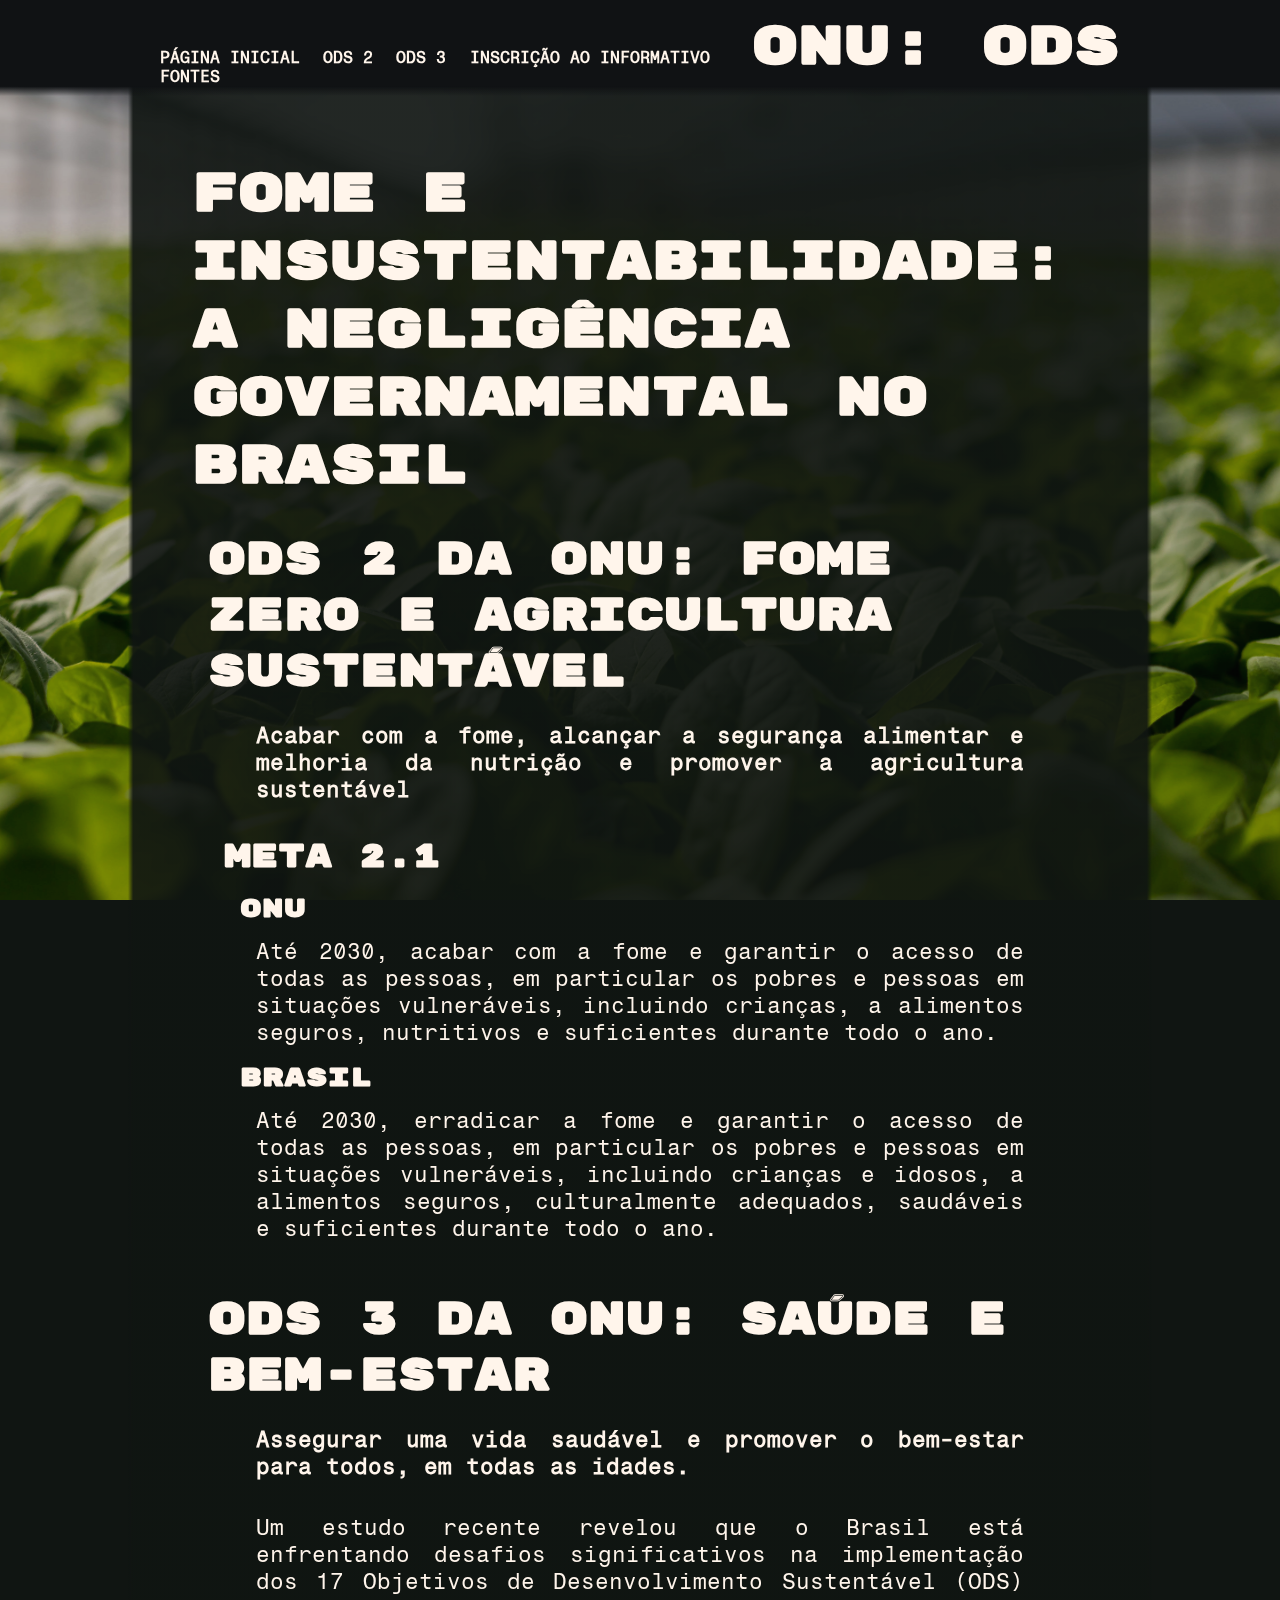
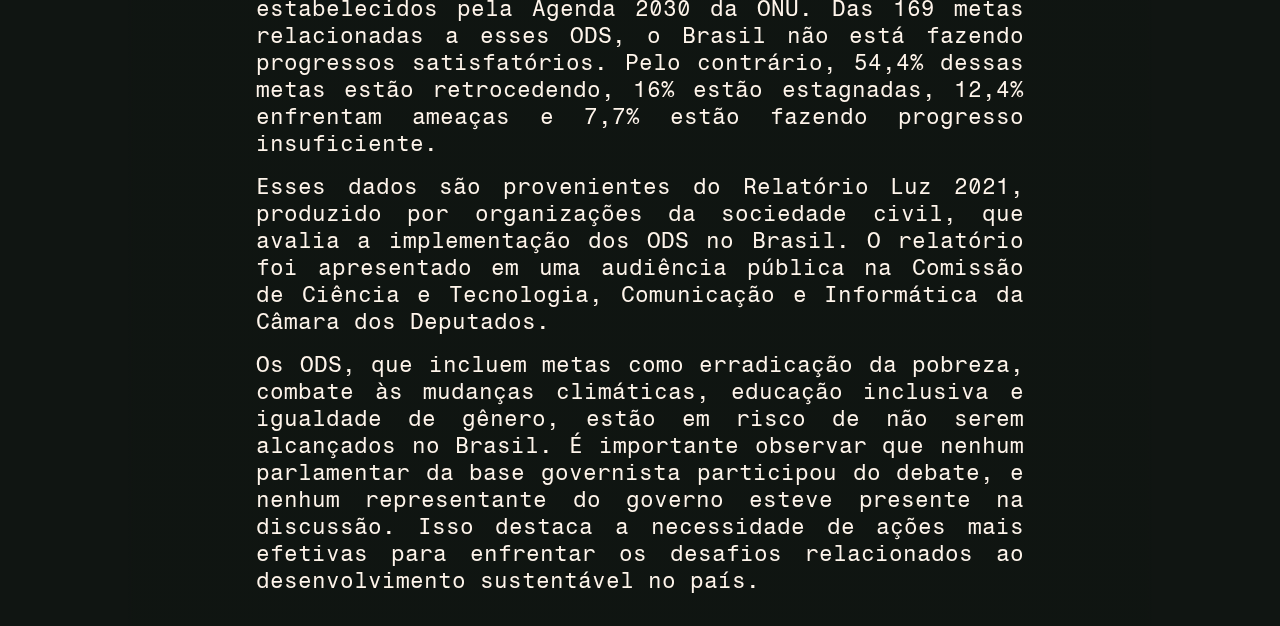
<file: index.html>
<!DOCTYPE html>
<html lang="en">
<head>
    <meta charset="UTF-8">
    <meta http-equiv="X-UA-Compatible" content="IE=edge">
    <meta name="viewport" content="width=device-width, initial-scale=1.0">
    <link rel="icon" href=img/ONU.png type="images/x-icon">
    <link href="style.css" rel="stylesheet">
    <title>Página Inicial</title>
</head>
<body class="height">
    <div class="bg">
        <img src="img/pexels-mark-stebnicki-2749165.jpg">
    </div>
    <div class="header">
        <header>
            <h1 class="titlefont right headertitle">ONU: ODS</h1>
            <div>
                <nav class="navbar">
                    <a href="index.html" class="deffont nav"><b>PÁGINA INICIAL</b></a>
                    <a href="ods2.html" class="deffont nav"><b>ODS 2</b></a>
                    <a href="ods3.html" class="deffont nav"><b>ODS 3</b></a>
                    <a href="form.html" class="deffont nav"><b>INSCRIÇÃO AO INFORMATIVO</b></a>
                    <a href="fontes.html" class="deffont nav"><b>FONTES</b></a>
                </nav>
            </div>
        </header>
    </div>
    <div class="content pagestart">
        <h1 class="titlefont">Fome e insustentabilidade: a negligência governamental no Brasil</h1>
        <div>
            <h2 class="titlefont">ODS 2 da ONU: Fome Zero e Agricultura Sustentável</h2>
            <p class="deffont"><b>Acabar com a fome, alcançar a segurança alimentar e melhoria da nutrição e promover a agricultura sustentável</b></p><br>
            <div>
                <h3 class="titlefont">Meta 2.1</h3>
                <div>
                    <h4 class="titlefont">ONU</h4>
                    <p class="deffont">Até 2030, acabar com a fome e garantir o acesso de todas as pessoas, em particular os pobres e pessoas em situações vulneráveis, incluindo crianças, a alimentos seguros, nutritivos e suficientes durante todo o ano.</p>
                </div>
                <div>
                    <h4 class="titlefont">Brasil</h4>
                    <p class="deffont">Até 2030, erradicar a fome e garantir o acesso de todas as pessoas, em particular os pobres e pessoas em situações vulneráveis, incluindo crianças e idosos, a alimentos seguros, culturalmente adequados, saudáveis e suficientes durante todo o ano. </p>
                </div>
            </div>
        </div>
    </div>
    <div class="content pageend">
        <br>
        <div>
            <h2 class="titlefont">ODS 3 da ONU: Saúde e Bem-Estar</h2>
            <p class="deffont"><b>Assegurar uma vida saudável e promover o bem-estar para todos, em todas as idades.</b></p><br>
            <p class="deffont">Um estudo recente revelou que o Brasil está enfrentando desafios significativos na implementação dos 17 Objetivos de Desenvolvimento Sustentável (ODS) estabelecidos pela Agenda 2030 da ONU. Das 169 metas relacionadas a esses ODS, o Brasil não está fazendo progressos satisfatórios. Pelo contrário, 54,4% dessas metas estão retrocedendo, 16% estão estagnadas, 12,4% enfrentam ameaças e 7,7% estão fazendo progresso insuficiente.</p>
            <p class="deffont">Esses dados são provenientes do Relatório Luz 2021, produzido por organizações da sociedade civil, que avalia a implementação dos ODS no Brasil. O relatório foi apresentado em uma audiência pública na Comissão de Ciência e Tecnologia, Comunicação e Informática da Câmara dos Deputados.</p>
            <p class="deffont">Os ODS, que incluem metas como erradicação da pobreza, combate às mudanças climáticas, educação inclusiva e igualdade de gênero, estão em risco de não serem alcançados no Brasil. É importante observar que nenhum parlamentar da base governista participou do debate, e nenhum representante do governo esteve presente na discussão. Isso destaca a necessidade de ações mais efetivas para enfrentar os desafios relacionados ao desenvolvimento sustentável no país.</p>
        </div>
    </div>
</body>
</html>
</file>
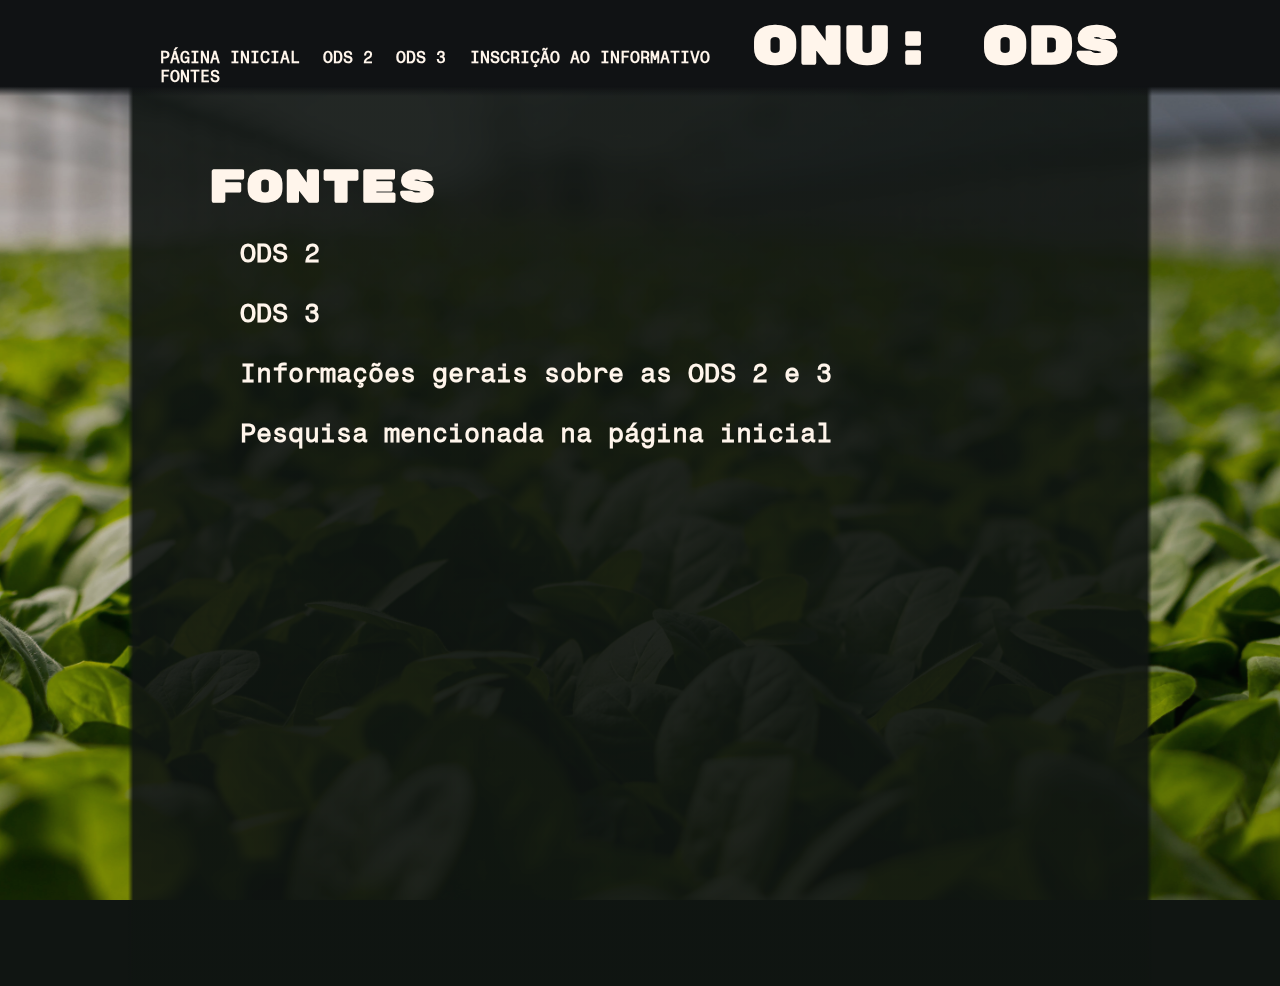
<file: fontes.html>
<!DOCTYPE html>
<html lang="en">
<head>
    <meta charset="UTF-8">
    <meta http-equiv="X-UA-Compatible" content="IE=edge">
    <meta name="viewport" content="width=device-width, initial-scale=1.0">
    <link rel="icon" href=img/ONU.png type="images/x-icon">
    <link href="style.css" rel="stylesheet">
    <title>Fontes</title>
</head>
<body>
    <div class="bg">
        <img src="img/pexels-mark-stebnicki-2749165.jpg">
    </div>
    <div class="header">
        <header>
            <h1 class="titlefont right headertitle">ONU: ODS</h1>
            <div>
                <nav class="navbar">
                    <a href="index.html" class="deffont nav"><b>PÁGINA INICIAL</b></a>
                    <a href="ods2.html" class="deffont nav"><b>ODS 2</b></a>
                    <a href="ods3.html" class="deffont nav"><b>ODS 3</b></a>
                    <a href="form.html" class="deffont nav"><b>INSCRIÇÃO AO INFORMATIVO</b></a>
                    <a href="fontes.html" class="deffont nav"><b>FONTES</b></a>
                </nav>
            </div>
        </header>
    </div>
    <div class="content pagestart pageend height">
        <h2 class="titlefont">Fontes</h2>
        <div>
            <h4 class="deffont">
            <a href="https://www.ipea.gov.br/ods/ods2.html">ODS 2</a><br><br>
            <a href="https://agenda2030.direitorp.usp.br/2022/02/21/ods-3-saude-e-bem-estar/">ODS 3</a><br><br>
            <a href="https://conectabrasil.org/#/blogs/details/ods-2-fome-significado">Informações gerais sobre as ODS 2 e 3</a><br><br>
            <a href="https://www.camara.leg.br/noticias/784354-relatorio-aponta-que-o-brasil-nao-avancou-em-nenhuma-das-169-metas-de-desenvolvimento-sustentavel-da-onu/">Pesquisa mencionada na página inicial</a><br><br>
            </h4>
        </div>
    </div>
</body>
</file>
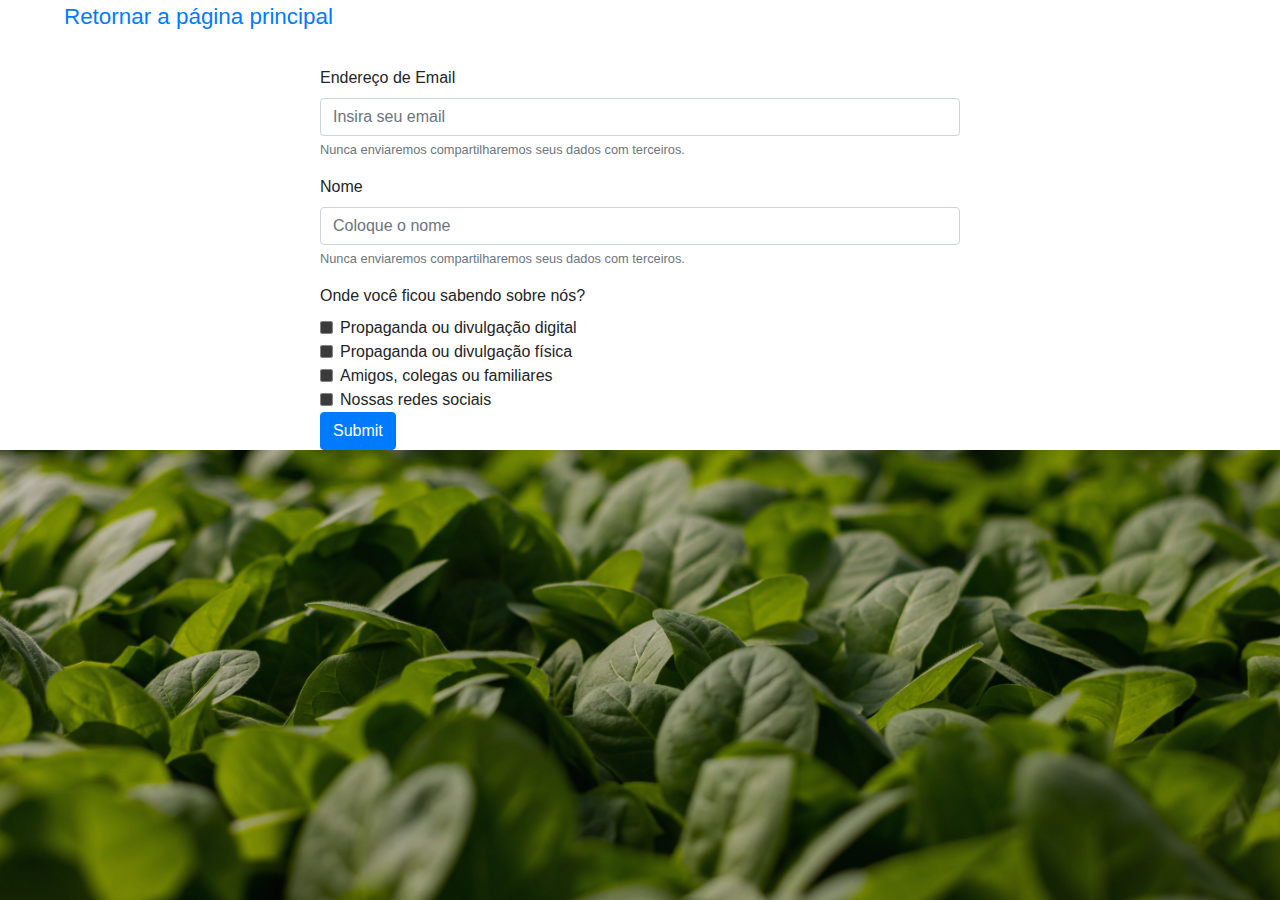
<file: form.html>
<!DOCTYPE html>
<html lang="en">
<head>
    <meta charset="UTF-8">
    <meta name="viewport" content="width=device-width, initial-scale=1.0">
    <title>Document</title>
    <link href="style.css" rel="stylesheet">
    <link rel="stylesheet" href="https://cdn.jsdelivr.net/npm/bootstrap@4.0.0/dist/css/bootstrap.min.css" integrity="sha384-Gn5384xqQ1aoWXA+058RXPxPg6fy4IWvTNh0E263XmFcJlSAwiGgFAW/dAiS6JXm" crossorigin="anonymous">
  
</head>
<div class="bg">
    <img src="img/pexels-mark-stebnicki-2749165.jpg">
</div>
<body>
    <div>
        <p><a href="index.html">Retornar a página principal</a></p>
    </div>
    <form>
        <div class="form-group">
          <label for="exampleInputEmail1">Endereço de Email</label>
          <input type="text" class="form-control" id="exampleInputEmail1" aria-describedby="emailHelp" placeholder="Insira seu email">
          <small id="emailHelp" class="form-text text-muted">Nunca enviaremos compartilharemos seus dados com terceiros.</small>
        </div>
        <div class="form-group">
            <label for="Name">Nome</label>
            <input type="text" class="form-control" id="Name" aria-describedby="emailHelp" placeholder="Coloque o nome">
            <small id="emailHelp" class="form-text text-muted">Nunca enviaremos compartilharemos seus dados com terceiros.</small>
        </div>
        <label>Onde você ficou sabendo sobre nós?</label>
        <div class="form-check">
          <input type="checkbox" class="form-check-input" id="exampleCheck1">
          <label class="form-check-label" for="exampleCheck1">Propaganda ou divulgação digital</label>
        </div>
        <div class="form-check">
            <input type="checkbox" class="form-check-input" id="exampleCheck2">
            <label class="form-check-label" for="exampleCheck1">Propaganda ou divulgação física</label>
        </div>
        <div class="form-check">
            <input type="checkbox" class="form-check-input" id="exampleCheck3">
            <label class="form-check-label" for="exampleCheck1">Amigos, colegas ou familiares</label>
        </div>
        <div class="form-check">
            <input type="checkbox" class="form-check-input" id="exampleCheck4">
            <label class="form-check-label" for="exampleCheck1">Nossas redes sociais</label>
        </div>
        <button type="submit" class="btn btn-primary" onclick="submitEmail()">Submit</button>
    </form>
</body>
<script src="forms.js"></script>
</html>
</file>
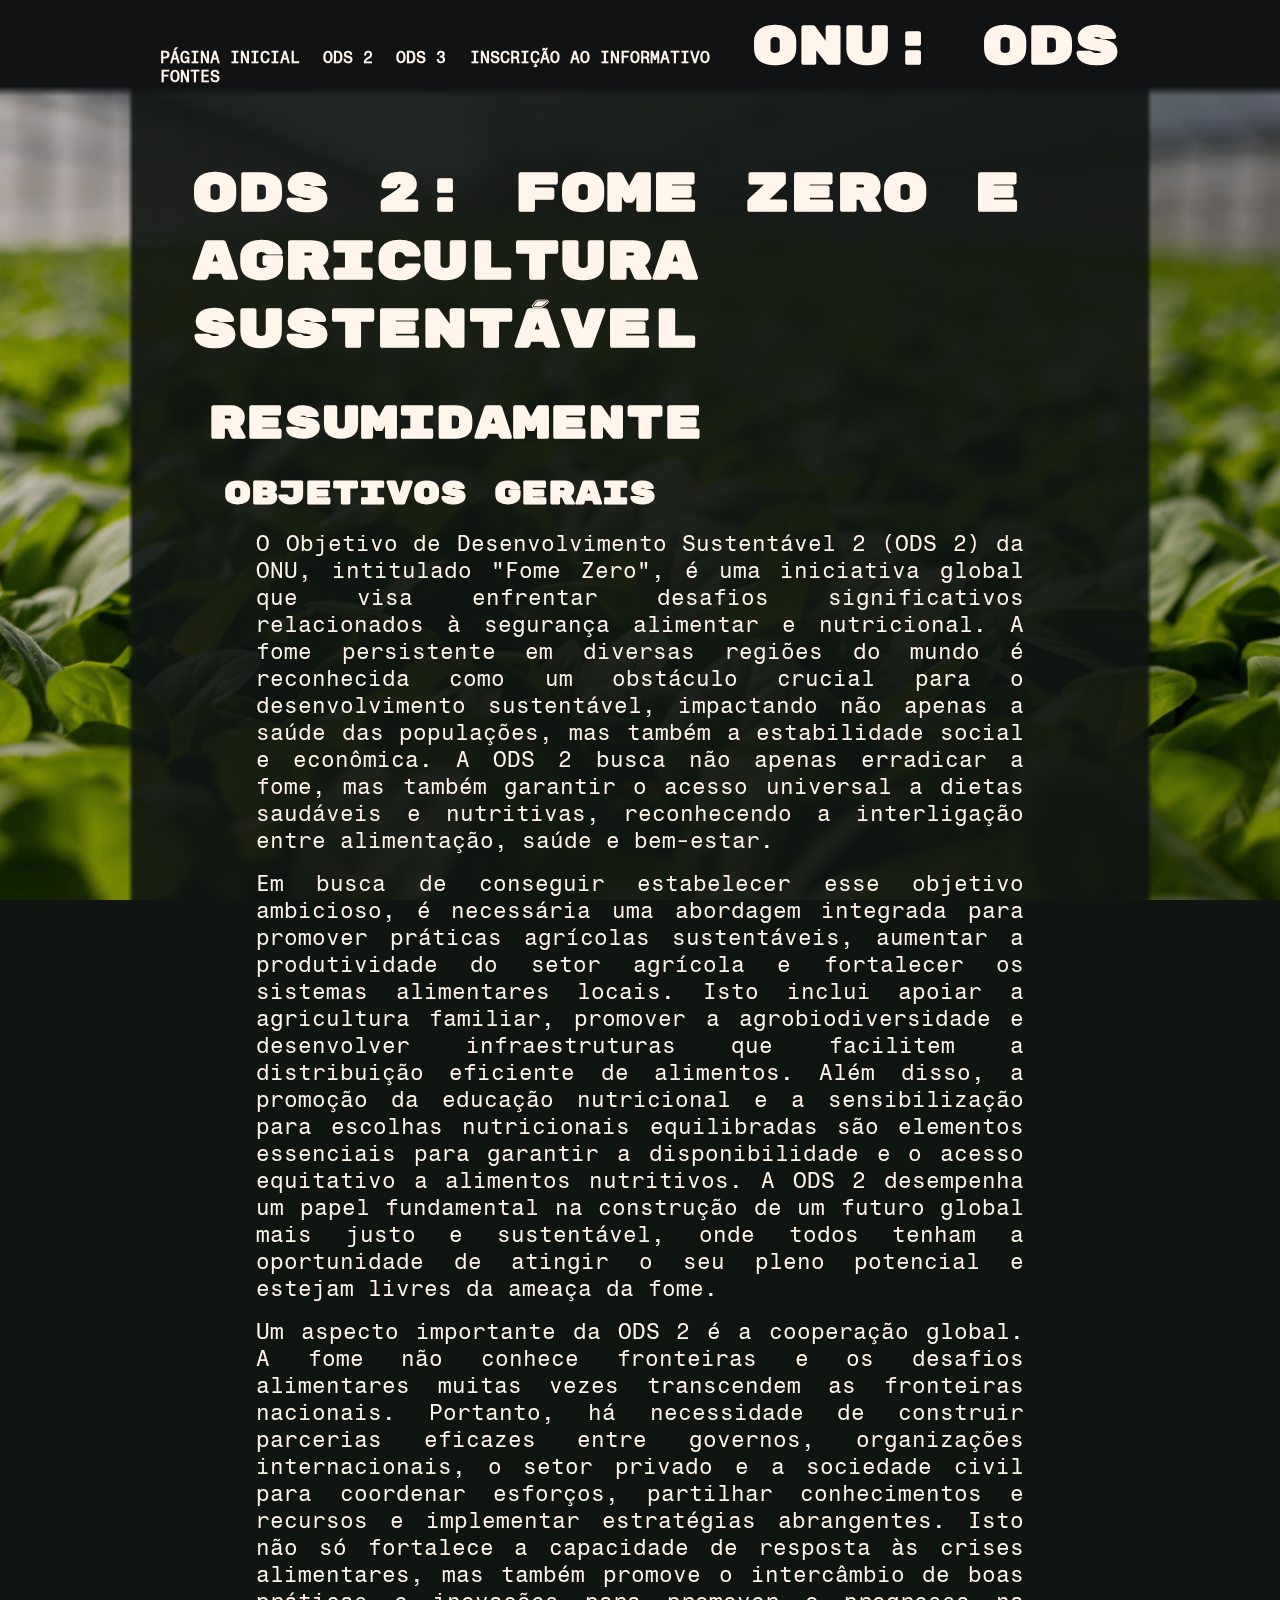
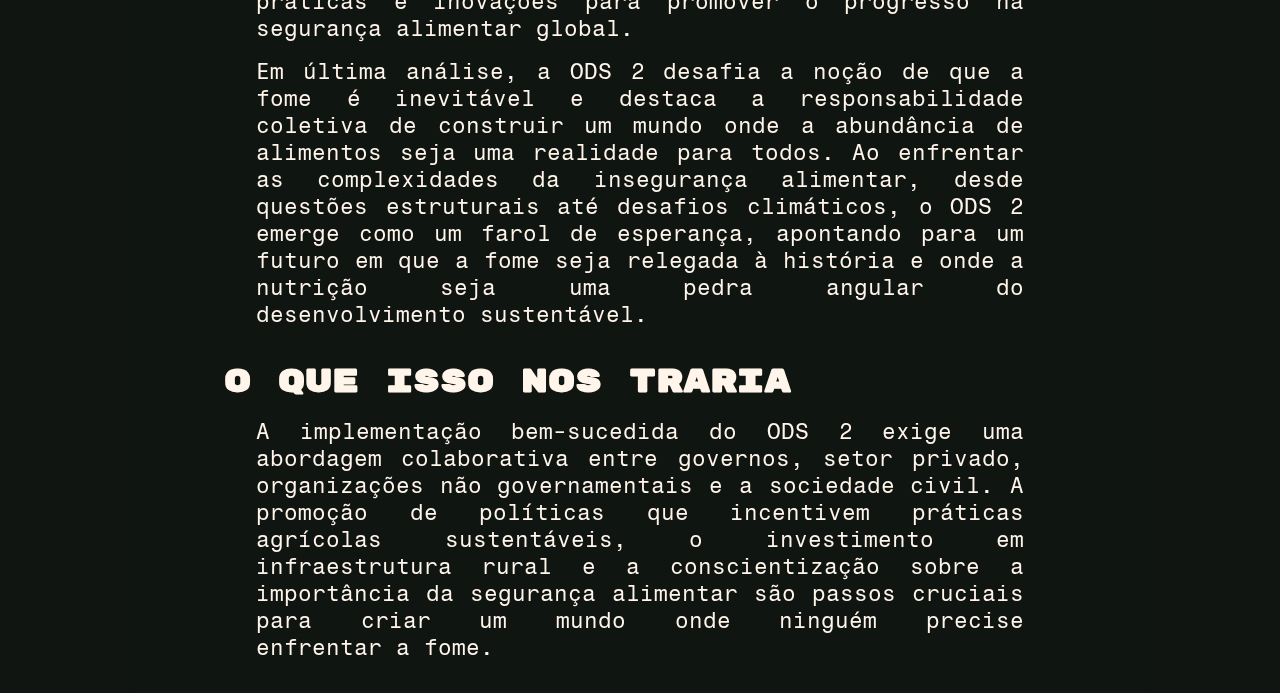
<file: ods2.html>
<!DOCTYPE html>
<html lang="en">
<head>
    <meta charset="UTF-8">
    <meta http-equiv="X-UA-Compatible" content="IE=edge">
    <meta name="viewport" content="width=device-width, initial-scale=1.0">
    <link rel="icon" href=img/ONU.png type="images/x-icon">
    <link href="style.css" rel="stylesheet">
    <title>Objetivo 2</title>
</head>
<body>
    <div class="bg">
        <img src="img/pexels-mark-stebnicki-2749165.jpg">
    </div>
    <div class="header">
        <header>
            <h1 class="titlefont right headertitle">ONU: ODS</h1>
            <div>
                <nav class="navbar">
                    <a href="index.html" class="deffont nav"><b>PÁGINA INICIAL</b></a>
                    <a href="ods2.html" class="deffont nav"><b>ODS 2</b></a>
                    <a href="ods3.html" class="deffont nav"><b>ODS 3</b></a>
                    <a href="form.html" class="deffont nav"><b>INSCRIÇÃO AO INFORMATIVO</b></a>
                    <a href="fontes.html" class="deffont nav"><b>FONTES</b></a>
                </nav>
            </div>
        </header>
    </div>
    <div class="content pagestart pageend height">
        <h1 class="titlefont">ODS 2: Fome Zero e Agricultura Sustentável</h1>
        <div>
            <h2 class="titlefont">Resumidamente</h2>
            <div>
                <h3 class="titlefont">Objetivos gerais</h3>
                <div>
                    <p class="deffont">O Objetivo de Desenvolvimento Sustentável 2 (ODS 2) da ONU, intitulado "Fome Zero", é uma iniciativa global que visa enfrentar desafios significativos relacionados à segurança alimentar e nutricional. A fome persistente em diversas regiões do mundo é reconhecida como um obstáculo crucial para o desenvolvimento sustentável, impactando não apenas a saúde das populações, mas também a estabilidade social e econômica. A ODS 2 busca não apenas erradicar a fome, mas também garantir o acesso universal a dietas saudáveis e nutritivas, reconhecendo a interligação entre alimentação, saúde e bem-estar.</p>
                    <p class="deffont">Em busca de conseguir estabelecer esse objetivo ambicioso, é necessária uma abordagem integrada para promover práticas agrícolas sustentáveis, aumentar a produtividade do setor agrícola e fortalecer os sistemas alimentares locais. Isto inclui apoiar a agricultura familiar, promover a agrobiodiversidade e desenvolver infraestruturas que facilitem a distribuição eficiente de alimentos. Além disso, a promoção da educação nutricional e a sensibilização para escolhas nutricionais equilibradas são elementos essenciais para garantir a disponibilidade e o acesso equitativo a alimentos nutritivos. A ODS 2 desempenha um papel fundamental na construção de um futuro global mais justo e sustentável, onde todos tenham a oportunidade de atingir o seu pleno potencial e estejam livres da ameaça da fome. </p>
                    <p class="deffont">Um aspecto importante da ODS 2 é a cooperação global. A fome não conhece fronteiras e os desafios alimentares muitas vezes transcendem as fronteiras nacionais. Portanto, há necessidade de construir parcerias eficazes entre governos, organizações internacionais, o setor privado e a sociedade civil para coordenar esforços, partilhar conhecimentos e recursos e implementar estratégias abrangentes. Isto não só fortalece a capacidade de resposta às crises alimentares, mas também promove o intercâmbio de boas práticas e inovações para promover o progresso na segurança alimentar global.</p>
                    <p class="deffont">Em última análise, a ODS 2 desafia a noção de que a fome é inevitável e destaca a responsabilidade coletiva de construir um mundo onde a abundância de alimentos seja uma realidade para todos. Ao enfrentar as complexidades da insegurança alimentar, desde questões estruturais até desafios climáticos, o ODS 2 emerge como um farol de esperança, apontando para um futuro em que a fome seja relegada à história e onde a nutrição seja uma pedra angular do desenvolvimento sustentável.</p><br>
                </div>
                <h3 class="titlefont">O que isso nos traria</h3>
                <div>
                    <p class="deffont">A implementação bem-sucedida do ODS 2 exige uma abordagem colaborativa entre governos, setor privado, organizações não governamentais e a sociedade civil. A promoção de políticas que incentivem práticas agrícolas sustentáveis, o investimento em infraestrutura rural e a conscientização sobre a importância da segurança alimentar são passos cruciais para criar um mundo onde ninguém precise enfrentar a fome.</p>
                </div>
            </div>
        </div>
    </div>
</body>
</file>
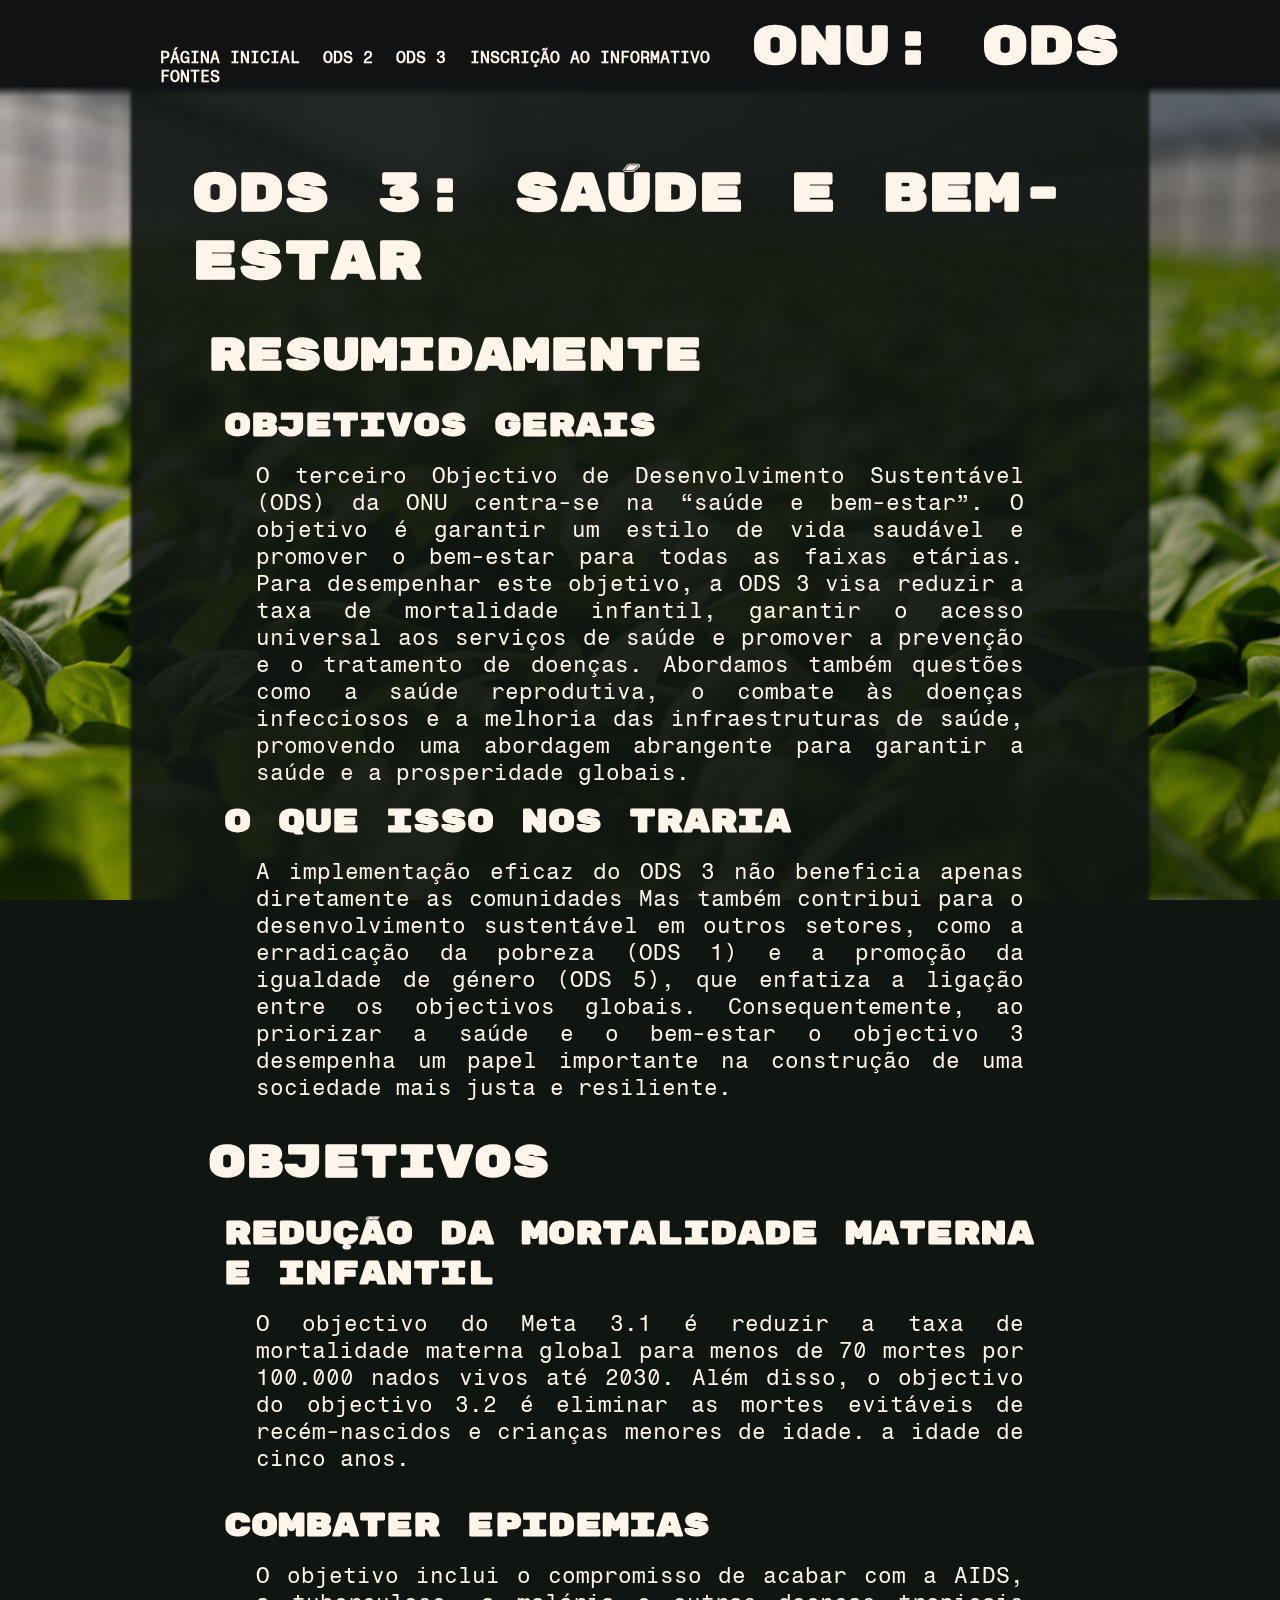
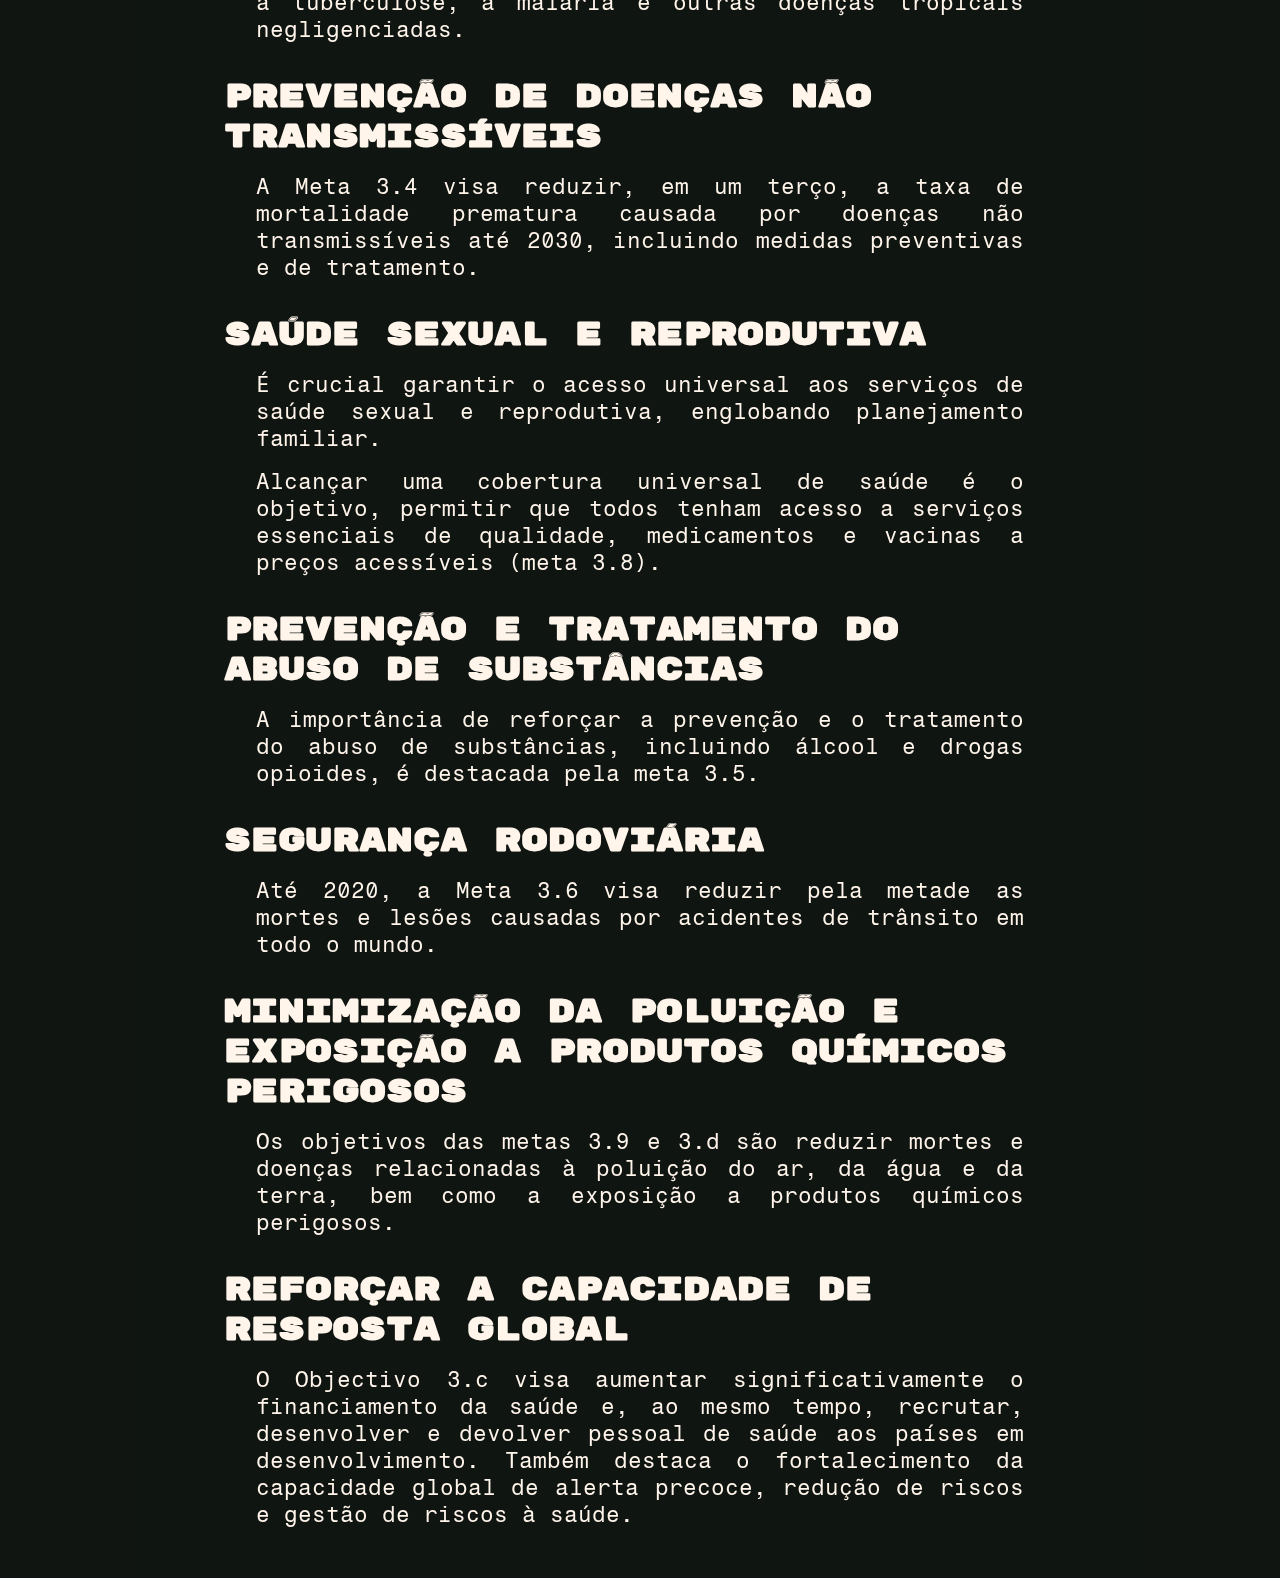
<file: ods3.html>
<!DOCTYPE html>
<html lang="en">
<head>
    <meta charset="UTF-8">
    <meta http-equiv="X-UA-Compatible" content="IE=edge">
    <meta name="viewport" content="width=device-width, initial-scale=1.0">
    <link rel="icon" href=img/ONU.png type="images/x-icon">
    <link href="style.css" rel="stylesheet">
    <title>Objetivo 3</title>
</head>
<body>
    <div class="bg">
        <img src="img/pexels-mark-stebnicki-2749165.jpg">
    </div>
    <div class="header">
        <header>
            <h1 class="titlefont right headertitle">ONU: ODS</h1>
            <div>
                <nav class="navbar">
                    <a href="index.html" class="deffont nav"><b>PÁGINA INICIAL</b></a>
                    <a href="ods2.html" class="deffont nav"><b>ODS 2</b></a>
                    <a href="ods3.html" class="deffont nav"><b>ODS 3</b></a>
                    <a href="form.html" class="deffont nav"><b>INSCRIÇÃO AO INFORMATIVO</b></a>
                    <a href="fontes.html" class="deffont nav"><b>FONTES</b></a>
                </nav>
            </div>
        </header>
    </div>
    <div class="content pagestart pageend height">
        <h1 class="titlefont">ODS 3: Saúde e Bem-estar</h1>
        <div>
            <h2 class="titlefont">Resumidamente</h2>
            <div>
                <h3 class="titlefont">Objetivos gerais</h3>
                <div>
                    <p class="deffont">O terceiro Objectivo de Desenvolvimento Sustentável (ODS) da ONU centra-se na “saúde e bem-estar”. O objetivo é garantir um estilo de vida saudável e promover o bem-estar para todas as faixas etárias. Para desempenhar este objetivo, a ODS 3 visa reduzir a taxa de mortalidade infantil, garantir o acesso universal aos serviços de saúde e promover a prevenção e o tratamento de doenças. Abordamos também questões como a saúde reprodutiva, o combate às doenças infecciosos e a melhoria das infraestruturas de saúde, promovendo uma abordagem abrangente para garantir a saúde e a prosperidade globais.</p>
                </div>
                <h3 class="titlefont">O que isso nos traria</h2>
                <div>
                    <p class="deffont">A implementação eficaz do ODS 3 não beneficia apenas diretamente as comunidades Mas também contribui para o desenvolvimento sustentável em outros setores, como a erradicação da pobreza (ODS 1) e a promoção da igualdade de género (ODS 5), que enfatiza a ligação entre os objectivos globais. Consequentemente, ao priorizar a saúde e o bem-estar o objectivo 3 desempenha um papel importante na construção de uma sociedade mais justa e resiliente.</p><br>
                </div>
            </div>
            <h2 class="titlefont">Objetivos</h2>
            <div>
                <h3 class="titlefont">Redução da mortalidade materna e infantil</h3>
                <div>
                    <p class="deffont">O objectivo do Meta 3.1 é reduzir a taxa de mortalidade materna global para menos de 70 mortes por 100.000 nados vivos até 2030. Além disso, o objectivo do objectivo 3.2 é eliminar as mortes evitáveis ​​de recém-nascidos e crianças menores de idade. a idade de cinco anos.</p><br>
                </div>
                <h3 class="titlefont">Combater Epidemias</h3>
                <div>
                    <p class="deffont">O objetivo inclui o compromisso de acabar com a AIDS, a tuberculose, a malária e outras doenças tropicais negligenciadas.</p><br>
                </div>
                <h3 class="titlefont">Prevenção de Doenças Não Transmissíveis</h3>
                <div>
                    <p class="deffont">A Meta 3.4 visa reduzir, em um terço, a taxa de mortalidade prematura causada por doenças não transmissíveis até 2030, incluindo medidas preventivas e de tratamento.</p><br>
                </div>
                <h3 class="titlefont">Saúde Sexual e Reprodutiva</h3>
                <div>
                    <p class="deffont">É crucial garantir o acesso universal aos serviços de saúde sexual e reprodutiva, englobando planejamento familiar.</p>
                    <p class="deffont">Alcançar uma cobertura universal de saúde é o objetivo, permitir que todos tenham acesso a serviços essenciais de qualidade, medicamentos e vacinas a preços acessíveis (meta 3.8).</p><br>
                </div>
                <h3 class="titlefont">Prevenção e tratamento do abuso de substâncias</h3>
                <div>
                    <p class="deffont">A importância de reforçar a prevenção e o tratamento do abuso de substâncias, incluindo álcool e drogas opioides, é destacada pela meta 3.5.</p><br>
                </div>
                <h3 class="titlefont">Segurança Rodoviária</h3>
                <div>
                    <p class="deffont">Até 2020, a Meta 3.6 visa reduzir pela metade as mortes e lesões causadas por acidentes de trânsito em todo o mundo.</p><br>
                </div>
                <h3 class="titlefont">Minimização da Poluição e Exposição a Produtos Químicos Perigosos</h3>
                <div>
                    <p class="deffont">Os objetivos das metas 3.9 e 3.d são reduzir mortes e doenças relacionadas à poluição do ar, da água e da terra, bem como a exposição a produtos químicos perigosos.</p><br>
                </div>
                <h3 class="titlefont">Reforçar a capacidade de resposta global</h3>
                <div>
                    <p class="deffont">O Objectivo 3.c visa aumentar significativamente o financiamento da saúde e, ao mesmo tempo, recrutar, desenvolver e devolver pessoal de saúde aos países em desenvolvimento. Também destaca o fortalecimento da capacidade global de alerta precoce, redução de riscos e gestão de riscos à saúde.</p><br>
                </div>
            </div>
        </div>
    </div>
</body>
</file>
<file: style.css>
@import url('https://fonts.googleapis.com/css2?family=Fragment+Mono&family=Rubik+Mono+One&display=swap');
* {
    margin: 0;
    padding: 0;
}
:root {
    color-scheme: dark;
    background-color: rgb(16,21,18);
    color: rgb(255,245,235);
}
.bg {
    position: fixed;
    overflow: hidden;
    width: 100vw;
    height: 100vh;
    z-index: -1;
    opacity: 0.8;
}
.bg img {
    height: 100%;
    width: 100%;
    object-fit: cover;
}
h1 {
    font-size: 3.4rem;
    padding-bottom: 2rem;
}
h2 {
    font-size: 2.8rem;
    padding-inline: 1rem;
    padding-bottom: 1.4rem;
}
h3 {
    font-size: 2rem;
    padding-inline:2rem;
    padding-bottom: 1rem;
}
h4 {
    font-size: 1.6rem;
    padding-inline: 3rem;
    padding-bottom: 0.8rem;
}
p {
    font-size: 1.4rem;
    padding-inline:4rem;
    padding-bottom: 1rem;
    text-align: justify;
}
.nav {
    color: unset;
    text-decoration: none;
    margin-right: 1.2rem;
}
.embed {
    color: unset;
    text-decoration: none;
}
.pagestart {
    padding-top: 10rem;
}
.pageend {
    padding-bottom: 9rem;
}
.height {
    min-height: 90vh;
}
.content {
    background-image:linear-gradient(to right,rgba(16,21,18,0),rgba(16,21,18,0.9)0.5%99.5%,rgba(16,21,18,0));
    margin-inline: 8rem;
    padding-inline: 4rem;
    padding-bottom: 1rem;
}
.titlefont {
    font-family: 'Rubik Mono One', sans-serif;
}
.deffont {
    font-family: 'Fragment Mono', monospace;
}
.right {
    float: right;
    margin-left: 1rem;
}
.left {
    float: left;
    margin-right: 1rem;
}
.top {
    margin-bottom: 1rem;
}
.headertitle {
    padding-top: 0.8rem;
    padding-right: 10rem;
}
.header {
    position:absolute;
    width: 100%;
    height: 20%;
}
.navbar {
    padding-top: 3rem;
    padding-left: 10rem;
}
a {
    text-decoration: none;
    color: inherit;
}
form {
    padding-inline: 20rem;
}
header {
    width:100%;
    background-image:linear-gradient(rgba(16,18,20,1) 90%,rgba(16,18,20,0));
    height: 6rem;
    align-items:center;
    justify-content:center;
    position: sticky;
    top: 0;
    margin: 0;
    padding: 0;
}
</file>
